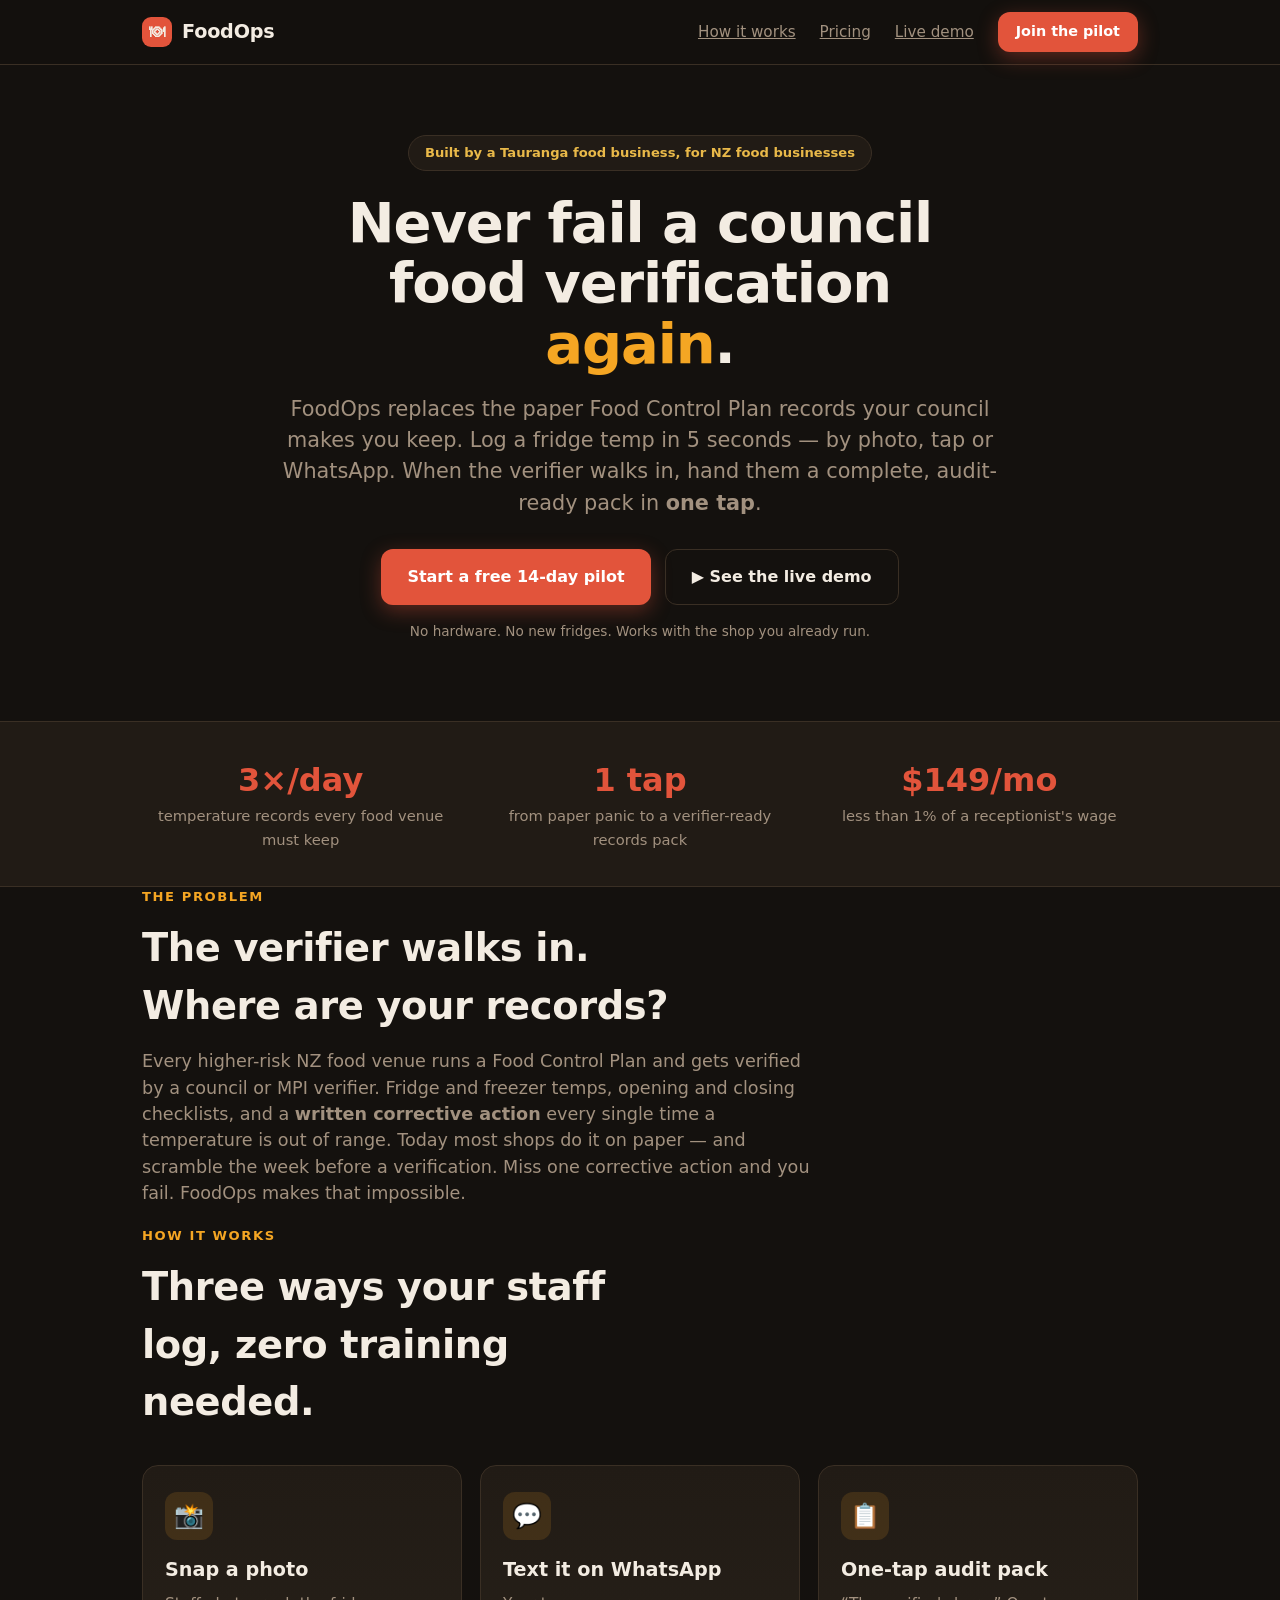
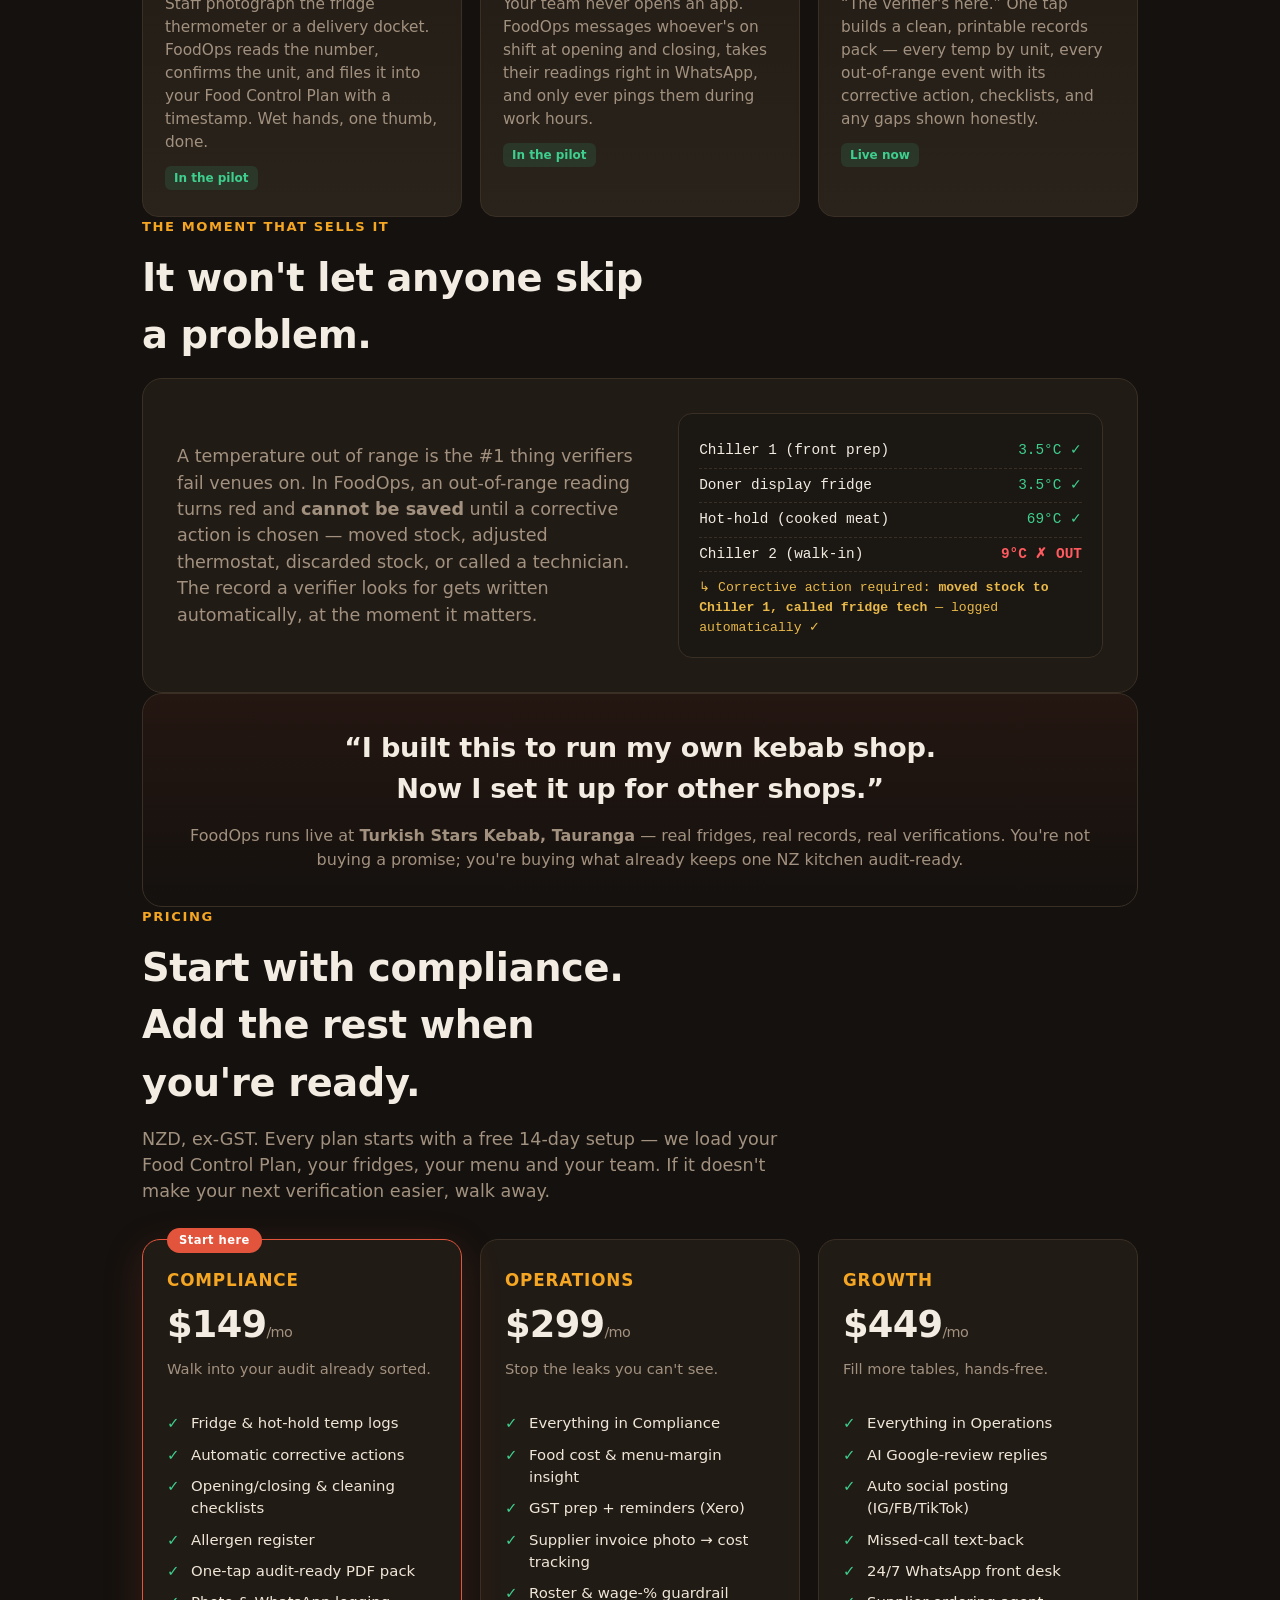
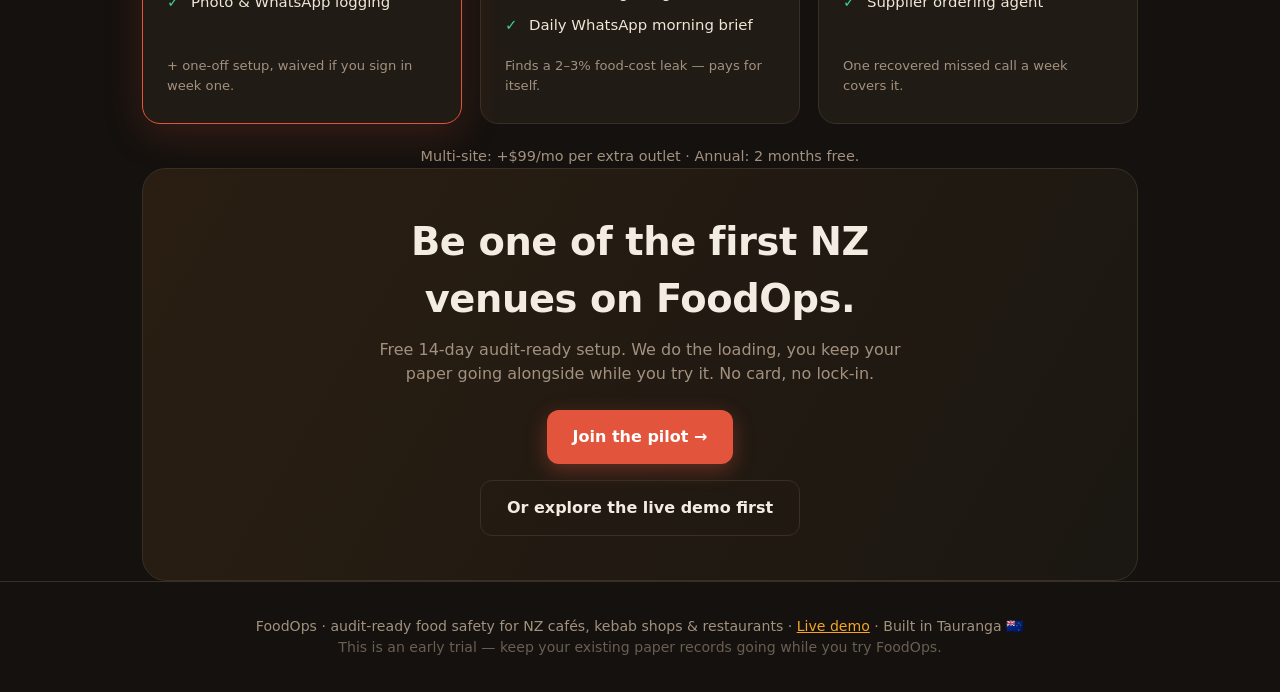
<file: index.html>
<!DOCTYPE html>
<html lang="en-NZ">
<head>
<meta charset="UTF-8">
<meta name="viewport" content="width=device-width, initial-scale=1, viewport-fit=cover">
<title>FoodOps — Never fail a council food verification again</title>
<meta name="description" content="FoodOps replaces your paper Food Control Plan records. Fridge temps, corrective actions and a one-tap audit pack — built by a Tauranga kebab shop owner, for NZ food venues.">
<meta name="theme-color" content="#14110e">
<meta property="og:title" content="FoodOps — audit-ready food safety, done for you">
<meta property="og:description" content="Log a temp in 5 seconds by photo or WhatsApp. One tap gives your council verifier a complete records pack. Built for NZ cafés, kebab shops & restaurants.">
<link rel="icon" href="data:image/svg+xml,%3Csvg xmlns='http://www.w3.org/2000/svg' viewBox='0 0 100 100'%3E%3Crect width='100' height='100' rx='22' fill='%23e2543b'/%3E%3Ctext x='50' y='70' font-size='56' text-anchor='middle' fill='white' font-family='Arial'%3E%F0%9F%8D%BD%3C/text%3E%3C/svg%3E">
<style>
:root{
  --bg:#14110e; --bg2:#1b1712; --panel:#211b15; --panel2:#2a231b; --line:#3a2f24;
  --text:#f3ece2; --muted:#a2917f; --amber:#f5a623; --paprika:#e2543b; --gold:#e9b949;
  --green:#3ecf8e; --red:#ff5a5f; --cream:#efe6d8;
}
*{box-sizing:border-box; margin:0; padding:0;}
html{scroll-behavior:smooth;}
body{
  background:radial-gradient(1100px 620px at 85% -10%,#2a1e12,var(--bg) 55%);
  color:var(--text); font-family:'Space Grotesk',system-ui,-apple-system,Segoe UI,Roboto,sans-serif;
  line-height:1.5; -webkit-font-smoothing:antialiased;
}
a{color:inherit;}
.wrap{max-width:1040px; margin:0 auto; padding:0 22px;}
.btn{display:inline-flex; align-items:center; gap:9px; border:none; border-radius:12px; cursor:pointer;
  font-family:inherit; font-weight:700; font-size:1rem; padding:15px 26px; text-decoration:none; transition:transform .1s, filter .15s;}
.btn:active{transform:translateY(1px);}
.btn-primary{background:var(--paprika); color:#fff; box-shadow:0 6px 20px rgba(226,84,59,.35);}
.btn-primary:hover{filter:brightness(1.08);}
.btn-ghost{background:transparent; color:var(--text); border:1.5px solid var(--line);}
.btn-ghost:hover{border-color:var(--amber); color:var(--amber);}

/* nav */
header{position:sticky; top:0; z-index:20; backdrop-filter:blur(10px); background:rgba(20,17,14,.72); border-bottom:1px solid var(--line);}
.nav{display:flex; align-items:center; justify-content:space-between; height:64px;}
.logo{display:flex; align-items:center; gap:10px; font-weight:800; font-size:1.2rem; letter-spacing:-.01em;}
.logo .mark{width:30px; height:30px; border-radius:9px; background:var(--paprika); display:grid; place-items:center; font-size:16px;}
.nav .links{display:flex; gap:24px; align-items:center; font-size:.95rem; color:var(--muted);}
.nav .links a:hover{color:var(--text);}
@media(max-width:720px){ .nav .links a:not(.navcta){display:none;} }

/* hero */
.hero{padding:70px 0 40px; text-align:center;}
.pill{display:inline-block; background:var(--panel); border:1px solid var(--line); color:var(--gold);
  border-radius:999px; padding:7px 16px; font-size:.82rem; font-weight:600; margin-bottom:22px;}
.hero h1{font-size:clamp(2.1rem,5.5vw,3.5rem); line-height:1.08; letter-spacing:-.02em; font-weight:800; max-width:16ch; margin:0 auto;}
.hero h1 .hl{color:var(--amber);}
.hero p.sub{color:var(--muted); font-size:clamp(1.05rem,2.4vw,1.3rem); max-width:56ch; margin:20px auto 30px;}
.hero .cta-row{display:flex; gap:14px; justify-content:center; flex-wrap:wrap;}
.hero .reassure{color:var(--muted); font-size:.85rem; margin-top:16px;}

/* problem strip */
.strip{background:var(--panel); border-top:1px solid var(--line); border-bottom:1px solid var(--line); padding:34px 0; margin-top:40px;}
.strip .wrap{display:grid; grid-template-columns:repeat(3,1fr); gap:22px; text-align:center;}
.strip .stat b{display:block; font-size:2rem; color:var(--paprika); font-weight:800;}
.strip .stat span{color:var(--muted); font-size:.92rem;}
@media(max-width:640px){ .strip .wrap{grid-template-columns:1fr; gap:16px;} }

/* sections */
section{padding:64px 0;}
.eyebrow{color:var(--amber); font-size:.82rem; font-weight:700; text-transform:uppercase; letter-spacing:.12em; margin-bottom:12px;}
h2{font-size:clamp(1.6rem,3.6vw,2.4rem); letter-spacing:-.01em; margin-bottom:14px; max-width:20ch;}
.lead{color:var(--muted); font-size:1.1rem; max-width:60ch;}

/* how cards */
.cards{display:grid; grid-template-columns:repeat(3,1fr); gap:18px; margin-top:34px;}
.card{background:linear-gradient(180deg,var(--panel),var(--panel2)); border:1px solid var(--line);
  border-radius:16px; padding:26px 22px;}
.card .ico{width:48px; height:48px; border-radius:12px; background:rgba(245,166,35,.14); display:grid; place-items:center; font-size:24px; margin-bottom:16px;}
.card h3{font-size:1.2rem; margin-bottom:8px;}
.card p{color:var(--muted); font-size:.96rem;}
.card .tag{display:inline-block; margin-top:12px; font-size:.75rem; font-weight:700; color:var(--green); background:rgba(62,207,142,.12); border-radius:6px; padding:3px 9px;}
.card .tag.soon{color:var(--gold); background:rgba(233,185,73,.12);}
@media(max-width:820px){ .cards{grid-template-columns:1fr;} }

/* hero moment */
.moment{background:var(--panel); border:1px solid var(--line); border-radius:20px; padding:34px; display:grid; grid-template-columns:1.1fr 1fr; gap:34px; align-items:center; margin-top:10px;}
.moment .demo-mock{background:var(--bg2); border:1px solid var(--line); border-radius:14px; padding:20px; font-family:ui-monospace,Menlo,monospace; font-size:.9rem;}
.moment .demo-mock .line{padding:6px 0; border-bottom:1px dashed var(--line); display:flex; justify-content:space-between;}
.moment .demo-mock .ok{color:var(--green);}
.moment .demo-mock .bad{color:var(--red); font-weight:700;}
.moment .demo-mock .fix{color:var(--gold); font-size:.82rem; padding-top:6px;}
@media(max-width:820px){ .moment{grid-template-columns:1fr; padding:24px;} }

/* proof */
.proof{background:linear-gradient(180deg,rgba(226,84,59,.08),transparent); border:1px solid var(--line); border-radius:20px; padding:34px; text-align:center;}
.proof .quote{font-size:clamp(1.2rem,2.8vw,1.7rem); font-weight:700; max-width:32ch; margin:0 auto 14px; letter-spacing:-.01em;}
.proof .by{color:var(--muted);}

/* pricing */
.tiers{display:grid; grid-template-columns:repeat(3,1fr); gap:18px; margin-top:34px;}
.tier{background:var(--panel); border:1px solid var(--line); border-radius:18px; padding:28px 24px; display:flex; flex-direction:column;}
.tier.featured{border-color:var(--paprika); box-shadow:0 10px 40px rgba(226,84,59,.18); position:relative;}
.tier.featured::before{content:'Start here'; position:absolute; top:-12px; left:24px; background:var(--paprika); color:#fff; font-size:.72rem; font-weight:800; padding:4px 12px; border-radius:999px; letter-spacing:.04em;}
.tier h3{font-size:1.05rem; color:var(--amber); text-transform:uppercase; letter-spacing:.05em; margin-bottom:4px;}
.tier .price{font-size:2.3rem; font-weight:800; letter-spacing:-.02em;}
.tier .price small{font-size:.9rem; color:var(--muted); font-weight:500;}
.tier .who{color:var(--muted); font-size:.92rem; margin:6px 0 16px; min-height:2.6em;}
.tier ul{list-style:none; display:flex; flex-direction:column; gap:9px; font-size:.93rem; margin-bottom:20px;}
.tier ul li{padding-left:24px; position:relative; color:var(--cream);}
.tier ul li::before{content:'✓'; position:absolute; left:0; color:var(--green); font-weight:800;}
.tier .foot{margin-top:auto; font-size:.82rem; color:var(--muted);}
@media(max-width:820px){ .tiers{grid-template-columns:1fr;} }
.addon{color:var(--muted); font-size:.9rem; text-align:center; margin-top:22px;}

/* pilot / cta */
.cta-band{background:linear-gradient(120deg,#2a1e12,#1b1712); border:1px solid var(--line); border-radius:24px; padding:44px; text-align:center;}
.cta-band h2{margin:0 auto 10px;}
.cta-band p{color:var(--muted); max-width:52ch; margin:0 auto 24px;}

/* form modal */
.modal-wrap{position:fixed; inset:0; background:rgba(0,0,0,.6); z-index:60; display:none; align-items:center; justify-content:center; padding:18px;}
.modal-wrap.show{display:flex;}
.modal{background:var(--bg2); border:1px solid var(--line); border-radius:20px; padding:28px; max-width:460px; width:100%; max-height:90vh; overflow:auto;}
.modal h3{font-size:1.4rem; margin-bottom:4px;}
.modal .msub{color:var(--muted); font-size:.95rem; margin-bottom:18px;}
.modal label{display:block; font-size:.85rem; font-weight:600; margin:12px 0 6px; color:var(--cream);}
.modal input, .modal select{width:100%; background:var(--panel); border:1.5px solid var(--line); border-radius:11px; color:var(--text); font-family:inherit; font-size:1rem; padding:13px;}
.modal .row{display:flex; gap:10px;}
.modal .row>div{flex:1;}
.modal .err{color:var(--red); font-size:.88rem; min-height:1.2em; margin-top:8px; font-weight:600;}
.modal .btn{width:100%; justify-content:center; margin-top:16px;}
.modal .close{background:none; border:none; color:var(--muted); font-size:.9rem; width:100%; padding:12px; cursor:pointer; margin-top:6px;}

footer{border-top:1px solid var(--line); padding:34px 0; color:var(--muted); font-size:.88rem; text-align:center;}
footer a{color:var(--amber);}
.toast{position:fixed; left:50%; bottom:26px; transform:translateX(-50%) translateY(20px); background:var(--green); color:#08281a; font-weight:700; padding:14px 22px; border-radius:12px; opacity:0; pointer-events:none; transition:.25s; z-index:100;}
.toast.show{opacity:1; transform:translateX(-50%) translateY(0);}
</style>
</head>
<body>

<header>
  <div class="wrap nav">
    <div class="logo"><span class="mark">🍽</span> FoodOps</div>
    <div class="links">
      <a href="#how">How it works</a>
      <a href="#pricing">Pricing</a>
      <a href="app/" target="_blank">Live demo</a>
      <a href="#pilot" class="navcta btn btn-primary" style="padding:9px 18px; font-size:.9rem" onclick="openForm(event)">Join the pilot</a>
    </div>
  </div>
</header>

<div class="hero wrap">
  <span class="pill">Built by a Tauranga food business, for NZ food businesses</span>
  <h1>Never fail a council food verification <span class="hl">again</span>.</h1>
  <p class="sub">FoodOps replaces the paper Food Control Plan records your council makes you keep. Log a fridge temp in 5 seconds — by photo, tap or WhatsApp. When the verifier walks in, hand them a complete, audit-ready pack in <b>one tap</b>.</p>
  <div class="cta-row">
    <a href="#pilot" class="btn btn-primary" onclick="openForm(event)">Start a free 14-day pilot</a>
    <a href="app/" target="_blank" class="btn btn-ghost">▶ See the live demo</a>
  </div>
  <div class="reassure">No hardware. No new fridges. Works with the shop you already run.</div>
</div>

<div class="strip">
  <div class="wrap">
    <div class="stat"><b>3×/day</b><span>temperature records every food venue must keep</span></div>
    <div class="stat"><b>1 tap</b><span>from paper panic to a verifier-ready records pack</span></div>
    <div class="stat"><b>$149/mo</b><span>less than 1% of a receptionist's wage</span></div>
  </div>
</div>

<section id="problem" class="wrap">
  <div class="eyebrow">The problem</div>
  <h2>The verifier walks in. Where are your records?</h2>
  <p class="lead">Every higher-risk NZ food venue runs a Food Control Plan and gets verified by a council or MPI verifier. Fridge and freezer temps, opening and closing checklists, and a <b>written corrective action</b> every single time a temperature is out of range. Today most shops do it on paper — and scramble the week before a verification. Miss one corrective action and you fail. FoodOps makes that impossible.</p>
</section>

<section id="how" class="wrap" style="padding-top:20px;">
  <div class="eyebrow">How it works</div>
  <h2>Three ways your staff log, zero training needed.</h2>
  <div class="cards">
    <div class="card">
      <div class="ico">📸</div>
      <h3>Snap a photo</h3>
      <p>Staff photograph the fridge thermometer or a delivery docket. FoodOps reads the number, confirms the unit, and files it into your Food Control Plan with a timestamp. Wet hands, one thumb, done.</p>
      <span class="tag">In the pilot</span>
    </div>
    <div class="card">
      <div class="ico">💬</div>
      <h3>Text it on WhatsApp</h3>
      <p>Your team never opens an app. FoodOps messages whoever's on shift at opening and closing, takes their readings right in WhatsApp, and only ever pings them during work hours.</p>
      <span class="tag">In the pilot</span>
    </div>
    <div class="card">
      <div class="ico">📋</div>
      <h3>One-tap audit pack</h3>
      <p>“The verifier's here.” One tap builds a clean, printable records pack — every temp by unit, every out-of-range event with its corrective action, checklists, and any gaps shown honestly.</p>
      <span class="tag">Live now</span>
    </div>
  </div>
</section>

<section class="wrap">
  <div class="eyebrow">The moment that sells it</div>
  <h2>It won't let anyone skip a problem.</h2>
  <div class="moment">
    <div>
      <p class="lead">A temperature out of range is the #1 thing verifiers fail venues on. In FoodOps, an out-of-range reading turns red and <b>cannot be saved</b> until a corrective action is chosen — moved stock, adjusted thermostat, discarded stock, or called a technician. The record a verifier looks for gets written automatically, at the moment it matters.</p>
    </div>
    <div class="demo-mock">
      <div class="line"><span>Chiller 1 (front prep)</span><span class="ok">3.5°C ✓</span></div>
      <div class="line"><span>Doner display fridge</span><span class="ok">3.5°C ✓</span></div>
      <div class="line"><span>Hot-hold (cooked meat)</span><span class="ok">69°C ✓</span></div>
      <div class="line"><span>Chiller 2 (walk-in)</span><span class="bad">9°C ✗ OUT</span></div>
      <div class="fix">↳ Corrective action required: <b>moved stock to Chiller 1, called fridge tech</b> — logged automatically ✓</div>
    </div>
  </div>
</section>

<section class="wrap">
  <div class="proof">
    <div class="quote">“I built this to run my own kebab shop. Now I set it up for other shops.”</div>
    <div class="by">FoodOps runs live at <b>Turkish Stars Kebab, Tauranga</b> — real fridges, real records, real verifications. You're not buying a promise; you're buying what already keeps one NZ kitchen audit-ready.</div>
  </div>
</section>

<section id="pricing" class="wrap">
  <div class="eyebrow">Pricing</div>
  <h2>Start with compliance. Add the rest when you're ready.</h2>
  <p class="lead">NZD, ex-GST. Every plan starts with a free 14-day setup — we load your Food Control Plan, your fridges, your menu and your team. If it doesn't make your next verification easier, walk away.</p>
  <div class="tiers">
    <div class="tier featured">
      <h3>Compliance</h3>
      <div class="price">$149<small>/mo</small></div>
      <div class="who">Walk into your audit already sorted.</div>
      <ul>
        <li>Fridge & hot-hold temp logs</li>
        <li>Automatic corrective actions</li>
        <li>Opening/closing & cleaning checklists</li>
        <li>Allergen register</li>
        <li>One-tap audit-ready PDF pack</li>
        <li>Photo & WhatsApp logging</li>
      </ul>
      <div class="foot">+ one-off setup, waived if you sign in week one.</div>
    </div>
    <div class="tier">
      <h3>Operations</h3>
      <div class="price">$299<small>/mo</small></div>
      <div class="who">Stop the leaks you can't see.</div>
      <ul>
        <li>Everything in Compliance</li>
        <li>Food cost & menu-margin insight</li>
        <li>GST prep + reminders (Xero)</li>
        <li>Supplier invoice photo → cost tracking</li>
        <li>Roster & wage-% guardrail</li>
        <li>Daily WhatsApp morning brief</li>
      </ul>
      <div class="foot">Finds a 2–3% food-cost leak — pays for itself.</div>
    </div>
    <div class="tier">
      <h3>Growth</h3>
      <div class="price">$449<small>/mo</small></div>
      <div class="who">Fill more tables, hands-free.</div>
      <ul>
        <li>Everything in Operations</li>
        <li>AI Google-review replies</li>
        <li>Auto social posting (IG/FB/TikTok)</li>
        <li>Missed-call text-back</li>
        <li>24/7 WhatsApp front desk</li>
        <li>Supplier ordering agent</li>
      </ul>
      <div class="foot">One recovered missed call a week covers it.</div>
    </div>
  </div>
  <p class="addon">Multi-site: +$99/mo per extra outlet · Annual: 2 months free.</p>
</section>

<section class="wrap" id="pilot">
  <div class="cta-band">
    <h2>Be one of the first NZ venues on FoodOps.</h2>
    <p>Free 14-day audit-ready setup. We do the loading, you keep your paper going alongside while you try it. No card, no lock-in.</p>
    <a href="#" class="btn btn-primary" onclick="openForm(event)">Join the pilot →</a>
    <div style="margin-top:16px;"><a href="app/" target="_blank" class="btn btn-ghost">Or explore the live demo first</a></div>
  </div>
</section>

<footer>
  <div class="wrap">
    FoodOps · audit-ready food safety for NZ cafés, kebab shops & restaurants ·
    <a href="app/" target="_blank">Live demo</a> ·
    Built in Tauranga 🇳🇿<br>
    <span style="opacity:.6">This is an early trial — keep your existing paper records going while you try FoodOps.</span>
  </div>
</footer>

<div class="modal-wrap" id="modal">
  <div class="modal">
    <h3>Start your free pilot</h3>
    <div class="msub">Tell us about your venue — we'll be in touch to set it up.</div>
    <label>Your name</label>
    <input id="f-name" autocomplete="name">
    <label>Email</label>
    <input id="f-email" type="email" inputmode="email" autocomplete="email">
    <div class="row">
      <div><label>Venue name</label><input id="f-venue"></div>
      <div><label>Fridges / units</label><input id="f-units" type="number" inputmode="numeric" min="1" max="60"></div>
    </div>
    <label>Council / city</label>
    <input id="f-city" placeholder="e.g. Tauranga City Council">
    <label>Would $149/month be worth never failing a verification?</label>
    <select id="f-pay">
      <option value="">Choose…</option>
      <option value="yes">Yes</option>
      <option value="maybe">Maybe</option>
      <option value="no">No</option>
    </select>
    <div class="err" id="f-err"></div>
    <button class="btn btn-primary" id="f-submit" onclick="submitLead()">Request my free setup</button>
    <button class="close" onclick="closeForm()">Not now</button>
  </div>
</div>

<div class="toast" id="toast"></div>

<script>
const LEAD_BLOB = "https://jsonblob.com/api/jsonBlob/019fab69-3acf-71f3-8afa-fcb8219737e7";
const modal = document.getElementById("modal");
function openForm(e){ if(e) e.preventDefault(); modal.classList.add("show"); }
function closeForm(){ modal.classList.remove("show"); }
modal.addEventListener("click", e=>{ if(e.target===modal) closeForm(); });
function toast(msg){ const t=document.getElementById("toast"); t.textContent=msg; t.classList.add("show"); setTimeout(()=>t.classList.remove("show"),3200); }

function fetchT(url,opts,ms){ const c=new AbortController(); const id=setTimeout(()=>c.abort(),ms); return fetch(url,Object.assign({},opts,{signal:c.signal})).finally(()=>clearTimeout(id)); }

async function submitLead(){
  const lead = {
    name: val("f-name"), email: val("f-email"), venue: val("f-venue"),
    units: val("f-units"), city: val("f-city"), pay: val("f-pay"), ts: Date.now()
  };
  const err = document.getElementById("f-err");
  if(!lead.name||!lead.email||!lead.venue){ err.textContent="Name, email and venue are required."; return; }
  if(!/^[^@\s]+@[^@\s]+\.[^@\s]+$/.test(lead.email)){ err.textContent="That email doesn't look right."; return; }
  if(!lead.pay){ err.textContent="Please answer the last question."; return; }
  const btn=document.getElementById("f-submit"); btn.disabled=true; btn.textContent="Sending…";
  try{
    const r = await fetchT(LEAD_BLOB,{},6000);
    const data = r.ok ? await r.json() : {leads:[]};
    if(!Array.isArray(data.leads)) data.leads=[];
    data.leads.push(lead);
    await fetchT(LEAD_BLOB,{method:"PUT",headers:{"Content-Type":"application/json"},body:JSON.stringify(data)},6000);
  }catch(e){ /* still confirm — we'll retry from local if needed */ }
  closeForm();
  toast("✓ Got it — we'll be in touch to set up your free pilot.");
}
function val(id){ return document.getElementById(id).value.trim(); }
</script>
</body>
</html>
</file>
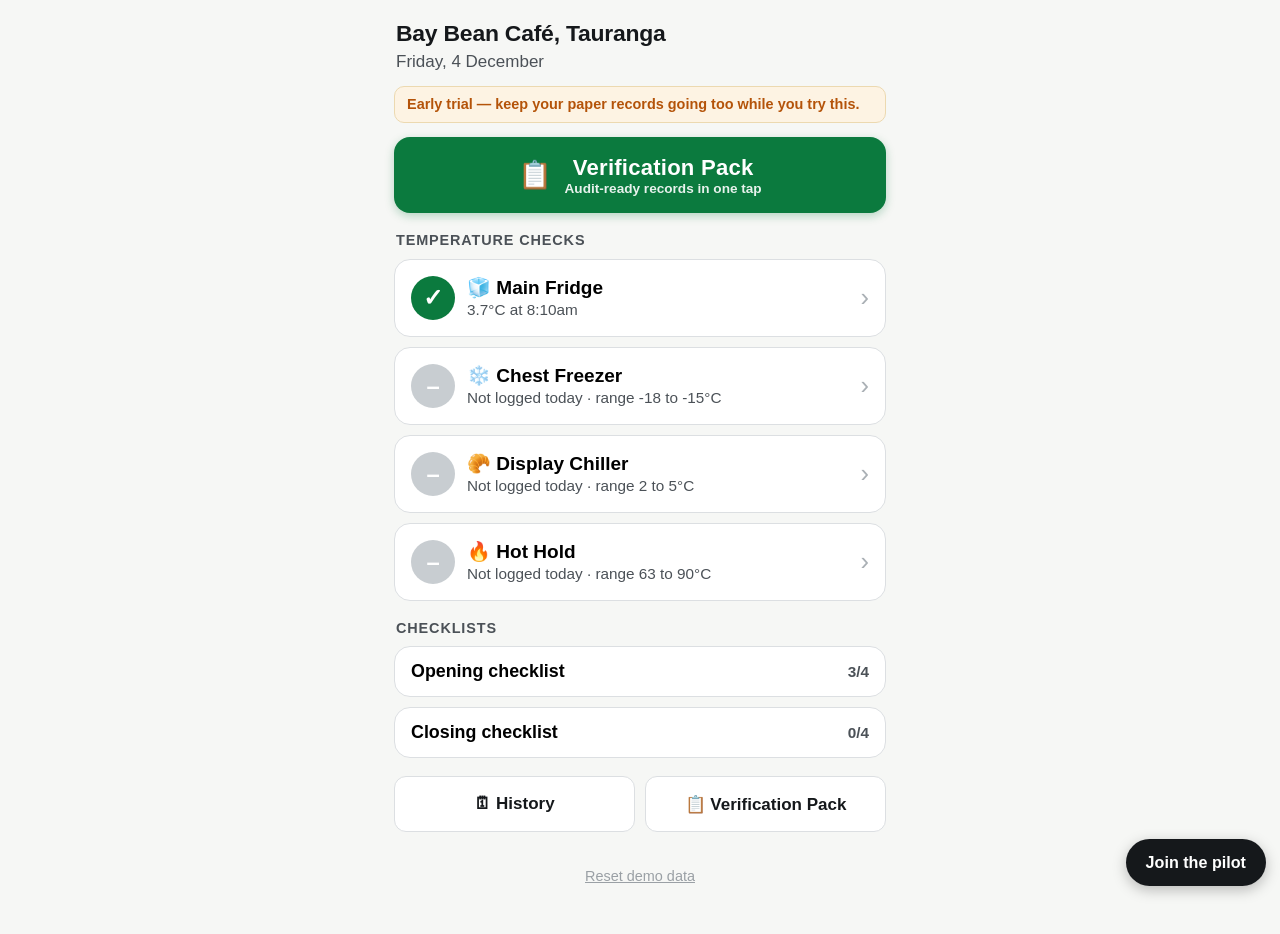
<file: app/index.html>
<!DOCTYPE html>
<html lang="en-NZ">
<head>
<meta charset="UTF-8">
<meta name="viewport" content="width=device-width, initial-scale=1, viewport-fit=cover">
<meta name="theme-color" content="#0b7a3e">
<title>FoodOps — Bay Bean Café</title>
<meta name="description" content="5-second food safety records for NZ cafés. Audit-ready in one tap.">
<link rel="icon" href="data:image/svg+xml,%3Csvg xmlns='http://www.w3.org/2000/svg' viewBox='0 0 100 100'%3E%3Crect width='100' height='100' rx='20' fill='%230b7a3e'/%3E%3Ctext x='50' y='68' font-size='52' text-anchor='middle' fill='white' font-family='Arial'%3E✓%3C/text%3E%3C/svg%3E">
<link rel="manifest" href="manifest.json">
<link rel="stylesheet" href="styles.css">
</head>
<body>
<div id="app" aria-live="polite"></div>
<div id="toast" class="toast" role="status"></div>
<script src="app.js"></script>
</body>
</html>
</file>
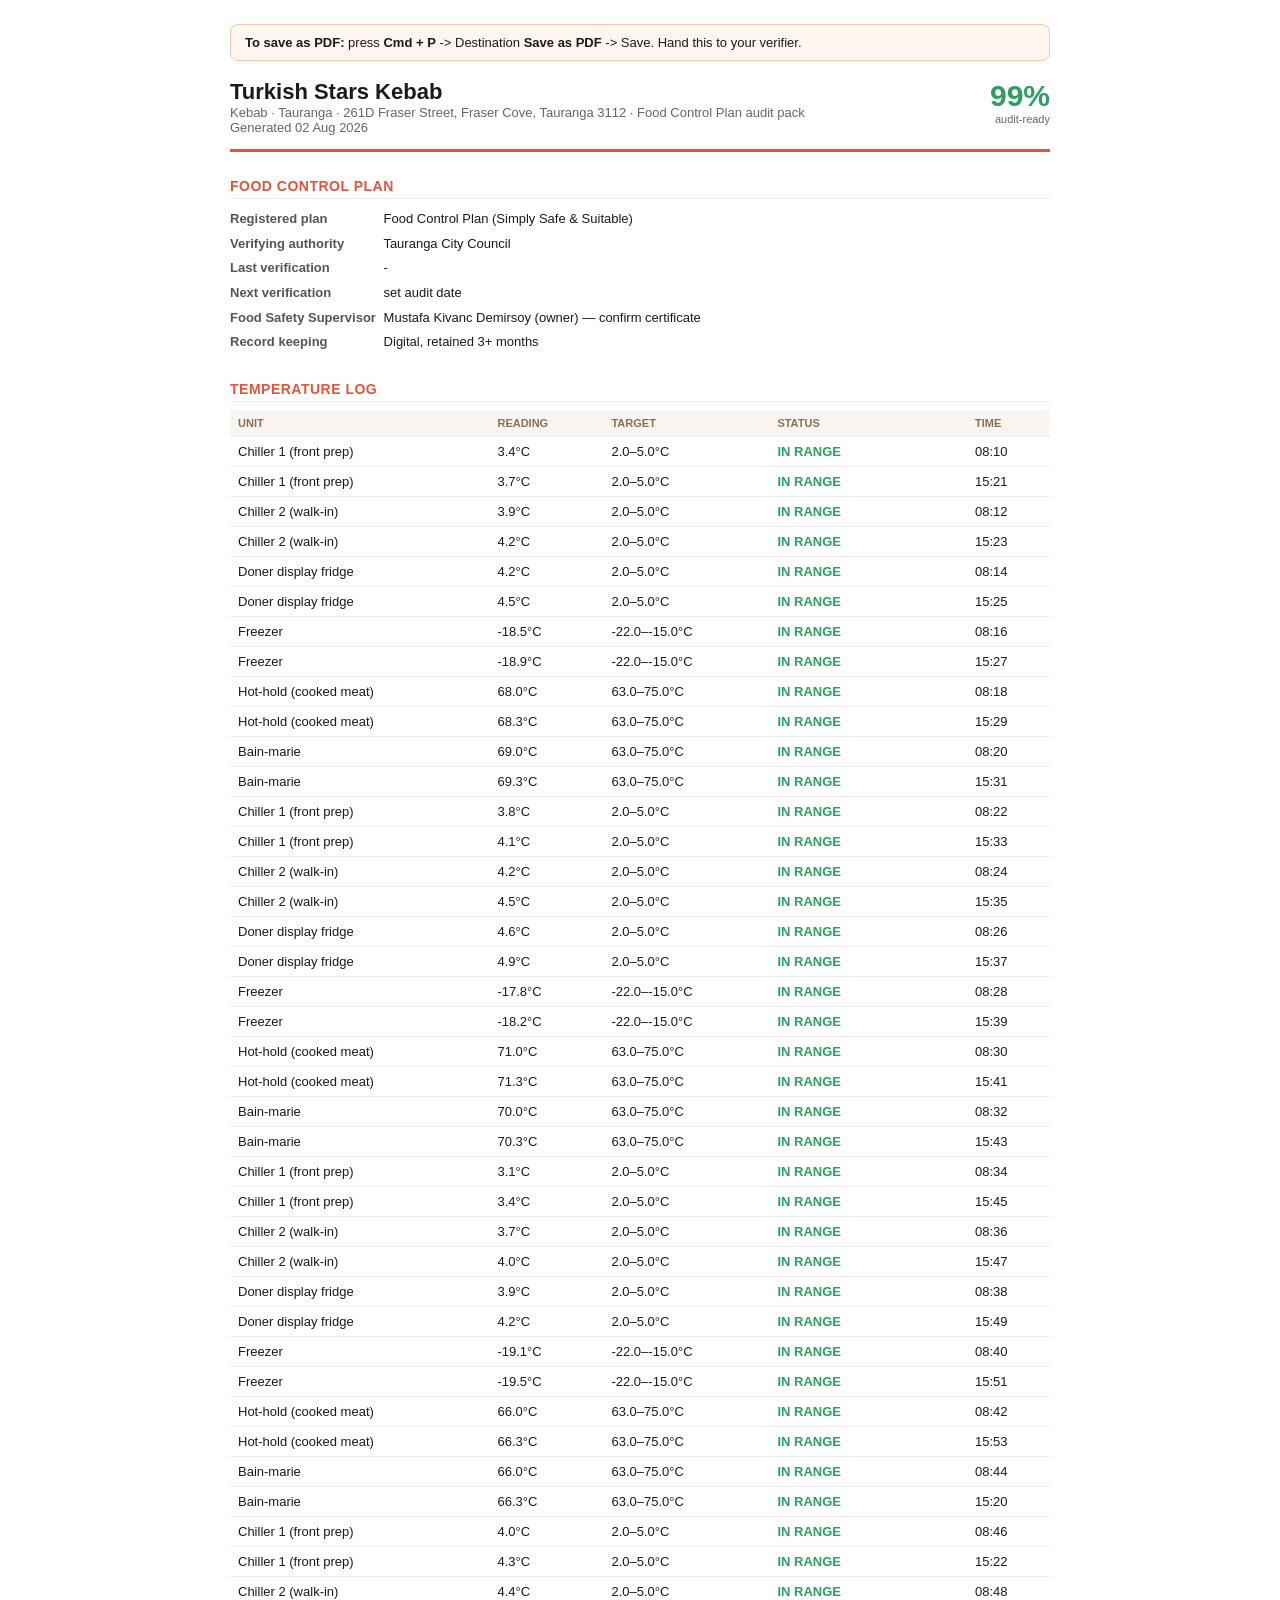
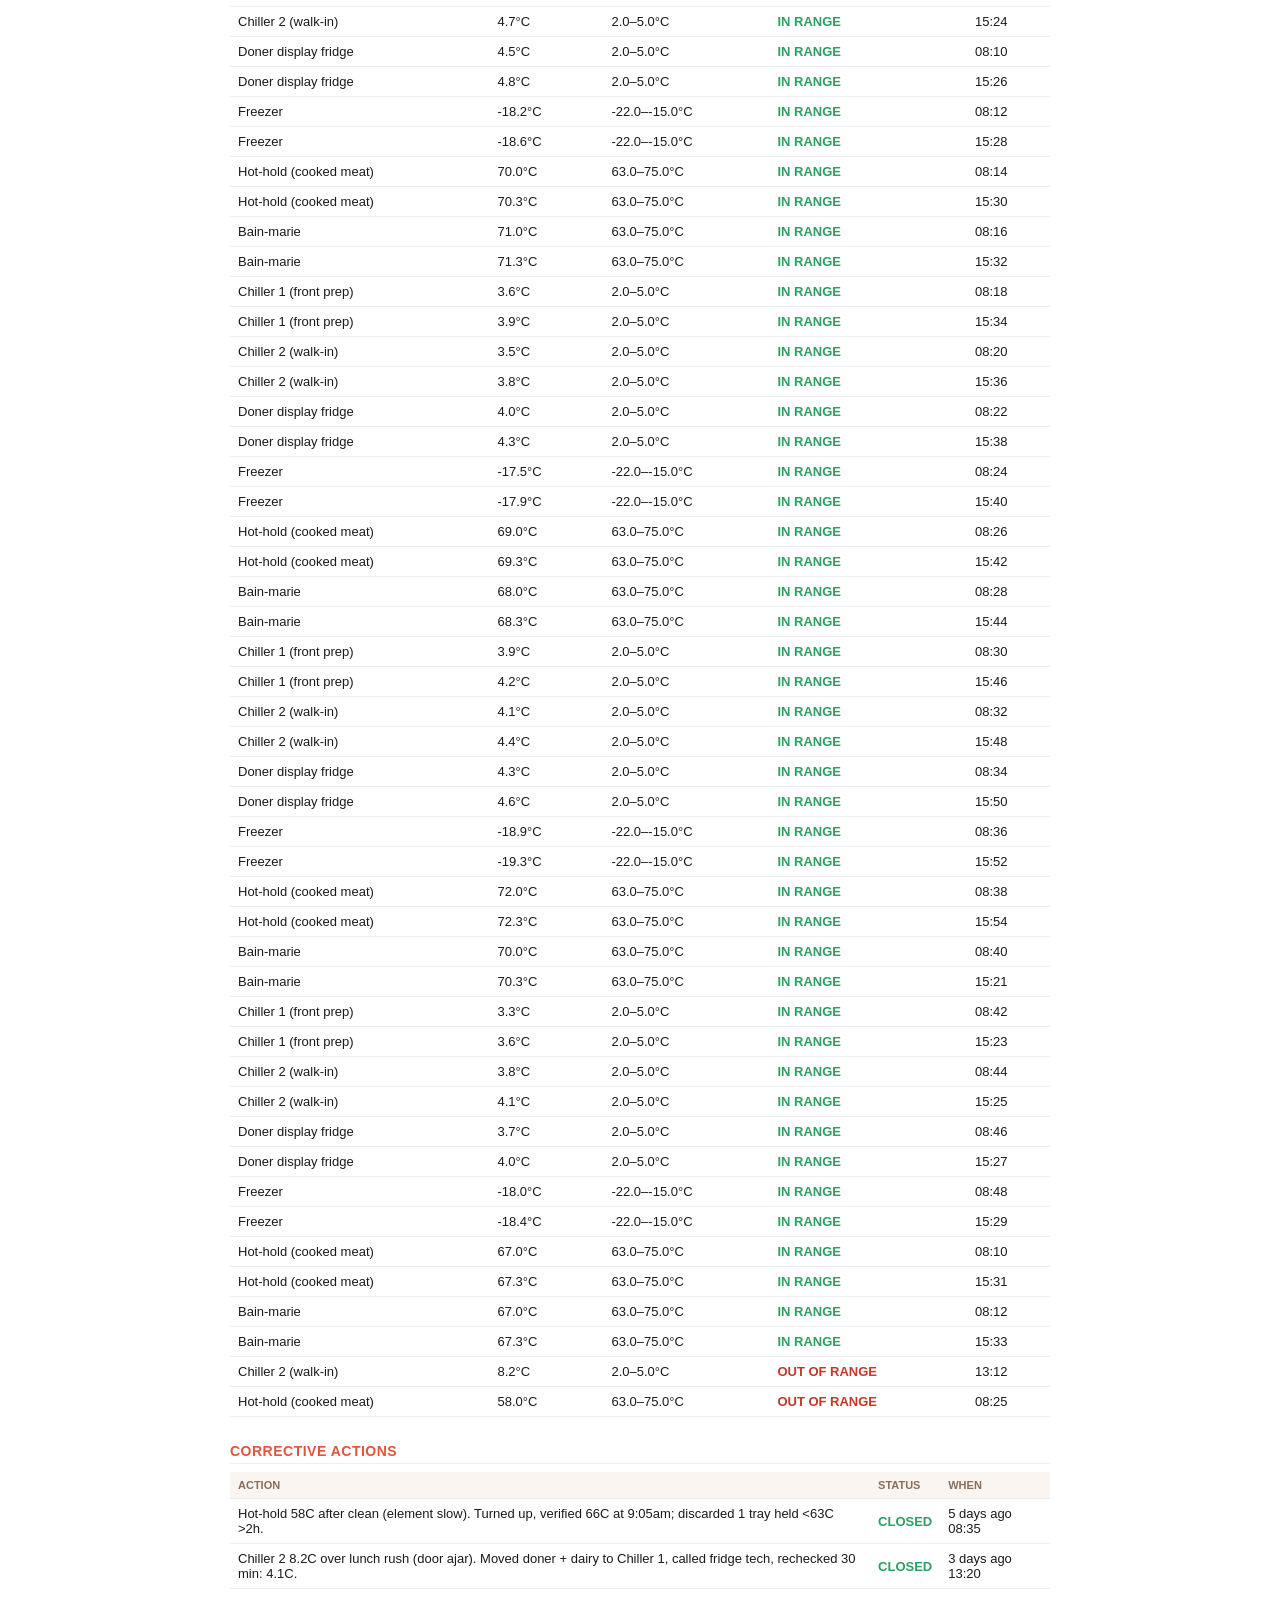
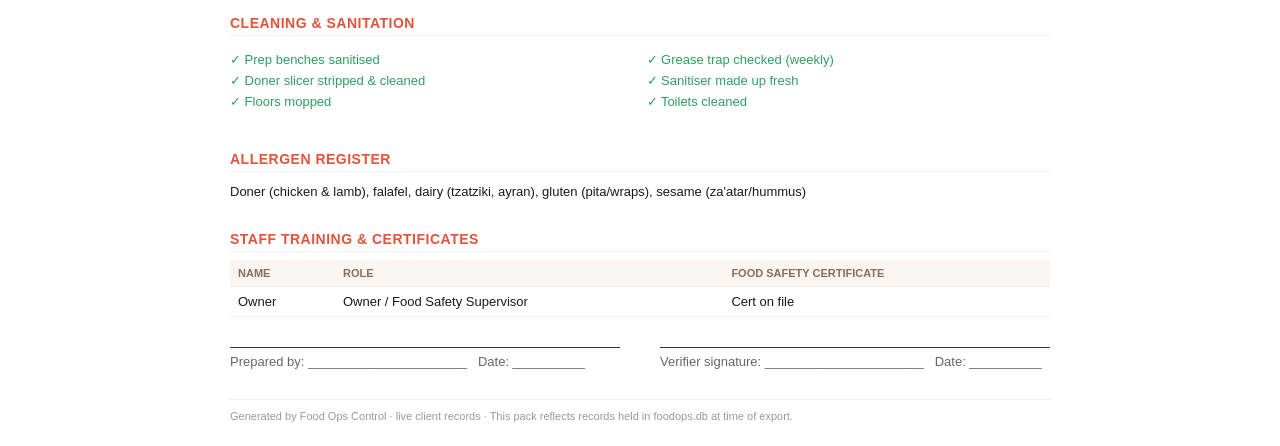
<file: tsk-pack.html>
<!DOCTYPE html><html><head><meta charset="utf-8">
<title>Audit Pack - Turkish Stars Kebab - 02 Aug 2026</title>
<style>
  @page { margin: 18mm; }
  body { font-family: -apple-system, Segoe UI, Roboto, Helvetica, Arial, sans-serif; color:#1a1a1a; max-width:820px; margin:24px auto; padding:0 18px; }
  .top { display:flex; justify-content:space-between; align-items:flex-start; border-bottom:3px solid #e2543b; padding-bottom:14px; }
  .top h1 { margin:0; font-size:22px; } .top .sub { color:#666; font-size:13px; }
  .badge { text-align:right; } .badge .r { font-size:30px; font-weight:800; color:#2e9e63; }
  .badge .l { font-size:11px; color:#666; }
  h2 { font-size:14px; text-transform:uppercase; letter-spacing:.5px; color:#e2543b; margin:26px 0 8px; border-bottom:1px solid #eee; padding-bottom:4px; }
  table { width:100%; border-collapse:collapse; font-size:13px; margin-top:4px; }
  th,td { text-align:left; padding:7px 8px; border-bottom:1px solid #eee; }
  th { background:#faf5f0; font-size:11px; text-transform:uppercase; color:#8a6d5a; }
  .ok { color:#2e9e63; font-weight:600; } .bad { color:#c0392b; font-weight:700; }
  .grid { display:flex; gap:26px; } .grid > div { flex:1; }
  .kv { font-size:13px; line-height:1.9; } .kv b { color:#555; display:inline-block; min-width:150px; }
  ul.clean { list-style:none; padding:0; font-size:13px; columns:2; } ul.clean li { padding:3px 0; }
  ul.clean li.done { color:#2e9e63; } ul.clean li.todo { color:#b0392b; }
  .sign { margin-top:30px; display:flex; gap:40px; font-size:13px; } .sign div { flex:1; border-top:1px solid #333; padding-top:6px; color:#666; }
  .foot { margin-top:30px; font-size:11px; color:#999; border-top:1px solid #eee; padding-top:10px; }
  @media print { body { margin:0; } .noprint { display:none; } }
  .noprint { background:#fff6ef; border:1px solid #f0c9b0; border-radius:8px; padding:10px 14px; font-size:13px; margin-bottom:18px; }
</style></head><body>
<div class="noprint"><b>To save as PDF:</b> press <b>Cmd + P</b> -> Destination <b>Save as PDF</b> -> Save. Hand this to your verifier.</div>
<div class="top">
  <div><h1>Turkish Stars Kebab</h1>
    <div class="sub">Kebab · Tauranga &middot; 261D Fraser Street, Fraser Cove, Tauranga 3112 &middot; Food Control Plan audit pack</div>
    <div class="sub">Generated 02 Aug 2026</div></div>
  <div class="badge"><div class="r">99%</div><div class="l">audit-ready</div></div>
</div>

<h2>Food Control Plan</h2>
<div class="kv">
  <b>Registered plan</b> Food Control Plan (Simply Safe &amp; Suitable)<br>
  <b>Verifying authority</b> Tauranga City Council<br>
  <b>Last verification</b> -<br>
  <b>Next verification</b> set audit date<br>
  <b>Food Safety Supervisor</b> Mustafa Kivanc Demirsoy (owner) — confirm certificate<br>
  <b>Record keeping</b> Digital, retained 3+ months
</div>

<h2>Temperature log</h2>
<table><thead><tr><th>Unit</th><th>Reading</th><th>Target</th><th>Status</th><th>Time</th></tr></thead>
<tbody><tr><td>Chiller 1 (front prep)</td><td>3.4&deg;C</td><td>2.0&ndash;5.0&deg;C</td><td class='ok'>IN RANGE</td><td>08:10</td></tr><tr><td>Chiller 1 (front prep)</td><td>3.7&deg;C</td><td>2.0&ndash;5.0&deg;C</td><td class='ok'>IN RANGE</td><td>15:21</td></tr><tr><td>Chiller 2 (walk-in)</td><td>3.9&deg;C</td><td>2.0&ndash;5.0&deg;C</td><td class='ok'>IN RANGE</td><td>08:12</td></tr><tr><td>Chiller 2 (walk-in)</td><td>4.2&deg;C</td><td>2.0&ndash;5.0&deg;C</td><td class='ok'>IN RANGE</td><td>15:23</td></tr><tr><td>Doner display fridge</td><td>4.2&deg;C</td><td>2.0&ndash;5.0&deg;C</td><td class='ok'>IN RANGE</td><td>08:14</td></tr><tr><td>Doner display fridge</td><td>4.5&deg;C</td><td>2.0&ndash;5.0&deg;C</td><td class='ok'>IN RANGE</td><td>15:25</td></tr><tr><td>Freezer</td><td>-18.5&deg;C</td><td>-22.0&ndash;-15.0&deg;C</td><td class='ok'>IN RANGE</td><td>08:16</td></tr><tr><td>Freezer</td><td>-18.9&deg;C</td><td>-22.0&ndash;-15.0&deg;C</td><td class='ok'>IN RANGE</td><td>15:27</td></tr><tr><td>Hot-hold (cooked meat)</td><td>68.0&deg;C</td><td>63.0&ndash;75.0&deg;C</td><td class='ok'>IN RANGE</td><td>08:18</td></tr><tr><td>Hot-hold (cooked meat)</td><td>68.3&deg;C</td><td>63.0&ndash;75.0&deg;C</td><td class='ok'>IN RANGE</td><td>15:29</td></tr><tr><td>Bain-marie</td><td>69.0&deg;C</td><td>63.0&ndash;75.0&deg;C</td><td class='ok'>IN RANGE</td><td>08:20</td></tr><tr><td>Bain-marie</td><td>69.3&deg;C</td><td>63.0&ndash;75.0&deg;C</td><td class='ok'>IN RANGE</td><td>15:31</td></tr><tr><td>Chiller 1 (front prep)</td><td>3.8&deg;C</td><td>2.0&ndash;5.0&deg;C</td><td class='ok'>IN RANGE</td><td>08:22</td></tr><tr><td>Chiller 1 (front prep)</td><td>4.1&deg;C</td><td>2.0&ndash;5.0&deg;C</td><td class='ok'>IN RANGE</td><td>15:33</td></tr><tr><td>Chiller 2 (walk-in)</td><td>4.2&deg;C</td><td>2.0&ndash;5.0&deg;C</td><td class='ok'>IN RANGE</td><td>08:24</td></tr><tr><td>Chiller 2 (walk-in)</td><td>4.5&deg;C</td><td>2.0&ndash;5.0&deg;C</td><td class='ok'>IN RANGE</td><td>15:35</td></tr><tr><td>Doner display fridge</td><td>4.6&deg;C</td><td>2.0&ndash;5.0&deg;C</td><td class='ok'>IN RANGE</td><td>08:26</td></tr><tr><td>Doner display fridge</td><td>4.9&deg;C</td><td>2.0&ndash;5.0&deg;C</td><td class='ok'>IN RANGE</td><td>15:37</td></tr><tr><td>Freezer</td><td>-17.8&deg;C</td><td>-22.0&ndash;-15.0&deg;C</td><td class='ok'>IN RANGE</td><td>08:28</td></tr><tr><td>Freezer</td><td>-18.2&deg;C</td><td>-22.0&ndash;-15.0&deg;C</td><td class='ok'>IN RANGE</td><td>15:39</td></tr><tr><td>Hot-hold (cooked meat)</td><td>71.0&deg;C</td><td>63.0&ndash;75.0&deg;C</td><td class='ok'>IN RANGE</td><td>08:30</td></tr><tr><td>Hot-hold (cooked meat)</td><td>71.3&deg;C</td><td>63.0&ndash;75.0&deg;C</td><td class='ok'>IN RANGE</td><td>15:41</td></tr><tr><td>Bain-marie</td><td>70.0&deg;C</td><td>63.0&ndash;75.0&deg;C</td><td class='ok'>IN RANGE</td><td>08:32</td></tr><tr><td>Bain-marie</td><td>70.3&deg;C</td><td>63.0&ndash;75.0&deg;C</td><td class='ok'>IN RANGE</td><td>15:43</td></tr><tr><td>Chiller 1 (front prep)</td><td>3.1&deg;C</td><td>2.0&ndash;5.0&deg;C</td><td class='ok'>IN RANGE</td><td>08:34</td></tr><tr><td>Chiller 1 (front prep)</td><td>3.4&deg;C</td><td>2.0&ndash;5.0&deg;C</td><td class='ok'>IN RANGE</td><td>15:45</td></tr><tr><td>Chiller 2 (walk-in)</td><td>3.7&deg;C</td><td>2.0&ndash;5.0&deg;C</td><td class='ok'>IN RANGE</td><td>08:36</td></tr><tr><td>Chiller 2 (walk-in)</td><td>4.0&deg;C</td><td>2.0&ndash;5.0&deg;C</td><td class='ok'>IN RANGE</td><td>15:47</td></tr><tr><td>Doner display fridge</td><td>3.9&deg;C</td><td>2.0&ndash;5.0&deg;C</td><td class='ok'>IN RANGE</td><td>08:38</td></tr><tr><td>Doner display fridge</td><td>4.2&deg;C</td><td>2.0&ndash;5.0&deg;C</td><td class='ok'>IN RANGE</td><td>15:49</td></tr><tr><td>Freezer</td><td>-19.1&deg;C</td><td>-22.0&ndash;-15.0&deg;C</td><td class='ok'>IN RANGE</td><td>08:40</td></tr><tr><td>Freezer</td><td>-19.5&deg;C</td><td>-22.0&ndash;-15.0&deg;C</td><td class='ok'>IN RANGE</td><td>15:51</td></tr><tr><td>Hot-hold (cooked meat)</td><td>66.0&deg;C</td><td>63.0&ndash;75.0&deg;C</td><td class='ok'>IN RANGE</td><td>08:42</td></tr><tr><td>Hot-hold (cooked meat)</td><td>66.3&deg;C</td><td>63.0&ndash;75.0&deg;C</td><td class='ok'>IN RANGE</td><td>15:53</td></tr><tr><td>Bain-marie</td><td>66.0&deg;C</td><td>63.0&ndash;75.0&deg;C</td><td class='ok'>IN RANGE</td><td>08:44</td></tr><tr><td>Bain-marie</td><td>66.3&deg;C</td><td>63.0&ndash;75.0&deg;C</td><td class='ok'>IN RANGE</td><td>15:20</td></tr><tr><td>Chiller 1 (front prep)</td><td>4.0&deg;C</td><td>2.0&ndash;5.0&deg;C</td><td class='ok'>IN RANGE</td><td>08:46</td></tr><tr><td>Chiller 1 (front prep)</td><td>4.3&deg;C</td><td>2.0&ndash;5.0&deg;C</td><td class='ok'>IN RANGE</td><td>15:22</td></tr><tr><td>Chiller 2 (walk-in)</td><td>4.4&deg;C</td><td>2.0&ndash;5.0&deg;C</td><td class='ok'>IN RANGE</td><td>08:48</td></tr><tr><td>Chiller 2 (walk-in)</td><td>4.7&deg;C</td><td>2.0&ndash;5.0&deg;C</td><td class='ok'>IN RANGE</td><td>15:24</td></tr><tr><td>Doner display fridge</td><td>4.5&deg;C</td><td>2.0&ndash;5.0&deg;C</td><td class='ok'>IN RANGE</td><td>08:10</td></tr><tr><td>Doner display fridge</td><td>4.8&deg;C</td><td>2.0&ndash;5.0&deg;C</td><td class='ok'>IN RANGE</td><td>15:26</td></tr><tr><td>Freezer</td><td>-18.2&deg;C</td><td>-22.0&ndash;-15.0&deg;C</td><td class='ok'>IN RANGE</td><td>08:12</td></tr><tr><td>Freezer</td><td>-18.6&deg;C</td><td>-22.0&ndash;-15.0&deg;C</td><td class='ok'>IN RANGE</td><td>15:28</td></tr><tr><td>Hot-hold (cooked meat)</td><td>70.0&deg;C</td><td>63.0&ndash;75.0&deg;C</td><td class='ok'>IN RANGE</td><td>08:14</td></tr><tr><td>Hot-hold (cooked meat)</td><td>70.3&deg;C</td><td>63.0&ndash;75.0&deg;C</td><td class='ok'>IN RANGE</td><td>15:30</td></tr><tr><td>Bain-marie</td><td>71.0&deg;C</td><td>63.0&ndash;75.0&deg;C</td><td class='ok'>IN RANGE</td><td>08:16</td></tr><tr><td>Bain-marie</td><td>71.3&deg;C</td><td>63.0&ndash;75.0&deg;C</td><td class='ok'>IN RANGE</td><td>15:32</td></tr><tr><td>Chiller 1 (front prep)</td><td>3.6&deg;C</td><td>2.0&ndash;5.0&deg;C</td><td class='ok'>IN RANGE</td><td>08:18</td></tr><tr><td>Chiller 1 (front prep)</td><td>3.9&deg;C</td><td>2.0&ndash;5.0&deg;C</td><td class='ok'>IN RANGE</td><td>15:34</td></tr><tr><td>Chiller 2 (walk-in)</td><td>3.5&deg;C</td><td>2.0&ndash;5.0&deg;C</td><td class='ok'>IN RANGE</td><td>08:20</td></tr><tr><td>Chiller 2 (walk-in)</td><td>3.8&deg;C</td><td>2.0&ndash;5.0&deg;C</td><td class='ok'>IN RANGE</td><td>15:36</td></tr><tr><td>Doner display fridge</td><td>4.0&deg;C</td><td>2.0&ndash;5.0&deg;C</td><td class='ok'>IN RANGE</td><td>08:22</td></tr><tr><td>Doner display fridge</td><td>4.3&deg;C</td><td>2.0&ndash;5.0&deg;C</td><td class='ok'>IN RANGE</td><td>15:38</td></tr><tr><td>Freezer</td><td>-17.5&deg;C</td><td>-22.0&ndash;-15.0&deg;C</td><td class='ok'>IN RANGE</td><td>08:24</td></tr><tr><td>Freezer</td><td>-17.9&deg;C</td><td>-22.0&ndash;-15.0&deg;C</td><td class='ok'>IN RANGE</td><td>15:40</td></tr><tr><td>Hot-hold (cooked meat)</td><td>69.0&deg;C</td><td>63.0&ndash;75.0&deg;C</td><td class='ok'>IN RANGE</td><td>08:26</td></tr><tr><td>Hot-hold (cooked meat)</td><td>69.3&deg;C</td><td>63.0&ndash;75.0&deg;C</td><td class='ok'>IN RANGE</td><td>15:42</td></tr><tr><td>Bain-marie</td><td>68.0&deg;C</td><td>63.0&ndash;75.0&deg;C</td><td class='ok'>IN RANGE</td><td>08:28</td></tr><tr><td>Bain-marie</td><td>68.3&deg;C</td><td>63.0&ndash;75.0&deg;C</td><td class='ok'>IN RANGE</td><td>15:44</td></tr><tr><td>Chiller 1 (front prep)</td><td>3.9&deg;C</td><td>2.0&ndash;5.0&deg;C</td><td class='ok'>IN RANGE</td><td>08:30</td></tr><tr><td>Chiller 1 (front prep)</td><td>4.2&deg;C</td><td>2.0&ndash;5.0&deg;C</td><td class='ok'>IN RANGE</td><td>15:46</td></tr><tr><td>Chiller 2 (walk-in)</td><td>4.1&deg;C</td><td>2.0&ndash;5.0&deg;C</td><td class='ok'>IN RANGE</td><td>08:32</td></tr><tr><td>Chiller 2 (walk-in)</td><td>4.4&deg;C</td><td>2.0&ndash;5.0&deg;C</td><td class='ok'>IN RANGE</td><td>15:48</td></tr><tr><td>Doner display fridge</td><td>4.3&deg;C</td><td>2.0&ndash;5.0&deg;C</td><td class='ok'>IN RANGE</td><td>08:34</td></tr><tr><td>Doner display fridge</td><td>4.6&deg;C</td><td>2.0&ndash;5.0&deg;C</td><td class='ok'>IN RANGE</td><td>15:50</td></tr><tr><td>Freezer</td><td>-18.9&deg;C</td><td>-22.0&ndash;-15.0&deg;C</td><td class='ok'>IN RANGE</td><td>08:36</td></tr><tr><td>Freezer</td><td>-19.3&deg;C</td><td>-22.0&ndash;-15.0&deg;C</td><td class='ok'>IN RANGE</td><td>15:52</td></tr><tr><td>Hot-hold (cooked meat)</td><td>72.0&deg;C</td><td>63.0&ndash;75.0&deg;C</td><td class='ok'>IN RANGE</td><td>08:38</td></tr><tr><td>Hot-hold (cooked meat)</td><td>72.3&deg;C</td><td>63.0&ndash;75.0&deg;C</td><td class='ok'>IN RANGE</td><td>15:54</td></tr><tr><td>Bain-marie</td><td>70.0&deg;C</td><td>63.0&ndash;75.0&deg;C</td><td class='ok'>IN RANGE</td><td>08:40</td></tr><tr><td>Bain-marie</td><td>70.3&deg;C</td><td>63.0&ndash;75.0&deg;C</td><td class='ok'>IN RANGE</td><td>15:21</td></tr><tr><td>Chiller 1 (front prep)</td><td>3.3&deg;C</td><td>2.0&ndash;5.0&deg;C</td><td class='ok'>IN RANGE</td><td>08:42</td></tr><tr><td>Chiller 1 (front prep)</td><td>3.6&deg;C</td><td>2.0&ndash;5.0&deg;C</td><td class='ok'>IN RANGE</td><td>15:23</td></tr><tr><td>Chiller 2 (walk-in)</td><td>3.8&deg;C</td><td>2.0&ndash;5.0&deg;C</td><td class='ok'>IN RANGE</td><td>08:44</td></tr><tr><td>Chiller 2 (walk-in)</td><td>4.1&deg;C</td><td>2.0&ndash;5.0&deg;C</td><td class='ok'>IN RANGE</td><td>15:25</td></tr><tr><td>Doner display fridge</td><td>3.7&deg;C</td><td>2.0&ndash;5.0&deg;C</td><td class='ok'>IN RANGE</td><td>08:46</td></tr><tr><td>Doner display fridge</td><td>4.0&deg;C</td><td>2.0&ndash;5.0&deg;C</td><td class='ok'>IN RANGE</td><td>15:27</td></tr><tr><td>Freezer</td><td>-18.0&deg;C</td><td>-22.0&ndash;-15.0&deg;C</td><td class='ok'>IN RANGE</td><td>08:48</td></tr><tr><td>Freezer</td><td>-18.4&deg;C</td><td>-22.0&ndash;-15.0&deg;C</td><td class='ok'>IN RANGE</td><td>15:29</td></tr><tr><td>Hot-hold (cooked meat)</td><td>67.0&deg;C</td><td>63.0&ndash;75.0&deg;C</td><td class='ok'>IN RANGE</td><td>08:10</td></tr><tr><td>Hot-hold (cooked meat)</td><td>67.3&deg;C</td><td>63.0&ndash;75.0&deg;C</td><td class='ok'>IN RANGE</td><td>15:31</td></tr><tr><td>Bain-marie</td><td>67.0&deg;C</td><td>63.0&ndash;75.0&deg;C</td><td class='ok'>IN RANGE</td><td>08:12</td></tr><tr><td>Bain-marie</td><td>67.3&deg;C</td><td>63.0&ndash;75.0&deg;C</td><td class='ok'>IN RANGE</td><td>15:33</td></tr><tr><td>Chiller 2 (walk-in)</td><td>8.2&deg;C</td><td>2.0&ndash;5.0&deg;C</td><td class='bad'>OUT OF RANGE</td><td>13:12</td></tr><tr><td>Hot-hold (cooked meat)</td><td>58.0&deg;C</td><td>63.0&ndash;75.0&deg;C</td><td class='bad'>OUT OF RANGE</td><td>08:25</td></tr></tbody></table>

<h2>Corrective actions</h2>
<table><thead><tr><th>Action</th><th>Status</th><th>When</th></tr></thead>
<tbody><tr><td>Hot-hold 58C after clean (element slow). Turned up, verified 66C at 9:05am; discarded 1 tray held &lt;63C &gt;2h.</td><td class='ok'>CLOSED</td><td>5 days ago 08:35</td></tr><tr><td>Chiller 2 8.2C over lunch rush (door ajar). Moved doner + dairy to Chiller 1, called fridge tech, rechecked 30 min: 4.1C.</td><td class='ok'>CLOSED</td><td>3 days ago 13:20</td></tr></tbody></table>

<h2>Cleaning &amp; sanitation</h2>
<ul class="clean"><li class='done'>&#10003; Prep benches sanitised</li><li class='done'>&#10003; Doner slicer stripped &amp; cleaned</li><li class='done'>&#10003; Floors mopped</li><li class='done'>&#10003; Grease trap checked (weekly)</li><li class='done'>&#10003; Sanitiser made up fresh</li><li class='done'>&#10003; Toilets cleaned</li></ul>

<div class="grid">
  <div><h2>Allergen register</h2><div class="kv">Doner (chicken &amp; lamb), falafel, dairy (tzatziki, ayran), gluten (pita/wraps), sesame (za&#x27;atar/hummus)</div></div>
</div>

<h2>Staff training &amp; certificates</h2>
<table><thead><tr><th>Name</th><th>Role</th><th>Food safety certificate</th></tr></thead>
<tbody><tr><td>Owner</td><td>Owner / Food Safety Supervisor</td><td>Cert on file</td></tr></tbody></table>

<div class="sign">
  <div>Prepared by: ______________________ &nbsp; Date: __________</div>
  <div>Verifier signature: ______________________ &nbsp; Date: __________</div>
</div>

<div class="foot">Generated by Food Ops Control &middot; live client records &middot; This pack reflects records held in foodops.db at time of export.</div>
</body></html>
</file>
<file: app/styles.css>
/* FoodOps — calm, high-contrast, one-thumb */
:root{
  --green:#0b7a3e; --green-dark:#08602f; --green-bg:#e7f4ec;
  --red:#c0262c; --red-dark:#9c1e23; --red-bg:#fbeaea;
  --ink:#15181b; --ink-soft:#4b5157; --line:#dcdfe2;
  --bg:#f6f7f5; --card:#ffffff; --amber:#b45309; --amber-bg:#fdf3e3;
  --radius:16px;
}
*{box-sizing:border-box; -webkit-tap-highlight-color:transparent;}
html{font-size:17px;}
body{
  margin:0; background:var(--bg); color:var(--ink);
  font-family:-apple-system,BlinkMacSystemFont,"Segoe UI",Roboto,Helvetica,Arial,sans-serif;
  line-height:1.35;
}
button{font-family:inherit; cursor:pointer;}
.screen{max-width:520px; margin:0 auto; padding:12px 14px 40px; min-height:100vh;}

/* ---------- header ---------- */
.venue-head{padding:6px 2px 2px;}
.venue-head h1{margin:0; font-size:1.35rem; font-weight:800; letter-spacing:-.01em;}
.venue-head .date{color:var(--ink-soft); font-size:1rem; margin-top:2px;}
.trial-banner{
  background:var(--amber-bg); color:var(--amber); border:1px solid #ecd9b0;
  border-radius:10px; padding:8px 12px; font-size:.85rem; margin:10px 0 4px; font-weight:600;
}

/* ---------- big hero button ---------- */
.pack-btn{
  display:flex; align-items:center; justify-content:center; gap:12px;
  width:100%; min-height:76px; margin:14px 0 6px;
  background:var(--green); color:#fff; border:none; border-radius:var(--radius);
  font-size:1.3rem; font-weight:800; letter-spacing:.01em;
  box-shadow:0 3px 10px rgba(11,122,62,.28);
}
.pack-btn:active{background:var(--green-dark);}
.pack-btn .sub{display:block; font-size:.8rem; font-weight:600; opacity:.9; letter-spacing:0;}

/* ---------- unit cards ---------- */
.section-label{margin:18px 2px 8px; font-size:.85rem; font-weight:800; text-transform:uppercase; letter-spacing:.06em; color:var(--ink-soft);}
.unit-card{
  display:flex; align-items:center; gap:12px; width:100%;
  background:var(--card); border:1px solid var(--line); border-radius:var(--radius);
  padding:16px; margin-bottom:10px; min-height:76px; text-align:left;
}
.unit-card:active{background:#f0f2f0;}
.unit-card .status-dot{
  width:44px; height:44px; border-radius:50%; flex:0 0 44px;
  display:flex; align-items:center; justify-content:center; font-size:1.4rem; font-weight:900; color:#fff;
}
.status-dot.done{background:var(--green);}
.status-dot.todo{background:#c8cdd1; color:#fff;}
.status-dot.alert{background:var(--red);}
.unit-card .u-name{font-size:1.12rem; font-weight:700;}
.unit-card .u-meta{color:var(--ink-soft); font-size:.9rem; margin-top:2px;}
.unit-card .chev{margin-left:auto; color:#aab0b5; font-size:1.5rem;}

/* ---------- checklists ---------- */
.check-card{background:var(--card); border:1px solid var(--line); border-radius:var(--radius); padding:14px 16px; margin-bottom:10px;}
.check-card .ch-head{display:flex; justify-content:space-between; align-items:center; font-weight:800; font-size:1.05rem;}
.check-card .ch-prog{font-size:.9rem; color:var(--ink-soft); font-weight:700;}
.check-card .ch-prog.all{color:var(--green);}
.check-items{margin-top:10px; display:none;}
.check-card.open .check-items{display:block;}
.check-item{
  display:flex; align-items:center; gap:12px; width:100%; background:none; border:none;
  padding:12px 2px; font-size:1.02rem; border-top:1px solid var(--line); text-align:left; color:var(--ink);
}
.check-item .box{
  width:32px; height:32px; border-radius:8px; border:2px solid #b8bec3; flex:0 0 32px;
  display:flex; align-items:center; justify-content:center; color:#fff; font-weight:900; font-size:1.1rem;
}
.check-item.done .box{background:var(--green); border-color:var(--green);}
.check-item.done{color:var(--ink-soft); text-decoration:line-through;}

/* ---------- nav ---------- */
.bottom-links{display:flex; gap:10px; margin-top:18px;}
.flat-btn{
  flex:1; background:var(--card); border:1px solid var(--line); border-radius:12px;
  padding:14px 8px; font-size:1rem; font-weight:700; color:var(--ink); min-height:56px;
}
.flat-btn:active{background:#eef0ee;}
.pilot-btn{
  position:fixed; right:14px; bottom:14px; z-index:30;
  background:var(--ink); color:#fff; border:none; border-radius:999px;
  padding:14px 20px; font-size:.95rem; font-weight:800; box-shadow:0 4px 14px rgba(0,0,0,.25);
}
.footer-tools{margin-top:26px; text-align:center;}
.footer-tools button{background:none; border:none; color:#9aa0a5; font-size:.85rem; text-decoration:underline; padding:10px;}

/* ---------- log entry ---------- */
.log-head{display:flex; align-items:center; gap:10px; padding:4px 0 8px;}
.back-btn{background:none; border:none; font-size:1.05rem; font-weight:800; color:var(--green); padding:12px 12px 12px 0;}
.log-title{font-size:1.25rem; font-weight:800; margin:0;}
.log-range{color:var(--ink-soft); font-size:.95rem;}
.temp-display{
  background:var(--card); border:2px solid var(--line); border-radius:var(--radius);
  text-align:center; padding:18px 10px 10px; margin:10px 0;
  transition:border-color .15s, background .15s;
}
.temp-display .val{font-size:3.4rem; font-weight:900; letter-spacing:-.02em; min-height:1.2em;}
.temp-display .val .unit-c{font-size:1.6rem; font-weight:700; color:var(--ink-soft);}
.temp-display .verdict{font-size:1.02rem; font-weight:800; min-height:1.4em; padding-bottom:6px;}
.temp-display.ok{border-color:var(--green); background:var(--green-bg);}
.temp-display.ok .verdict{color:var(--green);}
.temp-display.bad{border-color:var(--red); background:var(--red-bg);}
.temp-display.bad .val{color:var(--red);}
.temp-display.bad .verdict{color:var(--red);}
.pad{display:grid; grid-template-columns:repeat(3,1fr); gap:8px; margin:10px 0;}
.pad button{
  min-height:64px; font-size:1.6rem; font-weight:800; border-radius:14px;
  border:1px solid var(--line); background:var(--card); color:var(--ink);
}
.pad button:active{background:#e8ebe8;}
.pad .fn{font-size:1.15rem; color:var(--ink-soft);}
.voice-row{display:flex; gap:8px; margin:4px 0 10px;}
.voice-btn{
  flex:1; display:flex; align-items:center; justify-content:center; gap:10px;
  min-height:60px; border-radius:14px; border:2px solid var(--green); background:var(--card);
  color:var(--green); font-size:1.1rem; font-weight:800;
}
.voice-btn.listening{background:var(--green); color:#fff; animation:pulse 1.1s infinite;}
@keyframes pulse{50%{opacity:.75;}}
.save-btn{
  width:100%; min-height:70px; border:none; border-radius:var(--radius);
  background:var(--green); color:#fff; font-size:1.35rem; font-weight:900; margin-top:4px;
}
.save-btn:disabled{background:#c3c9cd; color:#fff;}
.save-btn.danger{background:var(--red);}

/* corrective action block */
.ca-block{
  background:var(--red-bg); border:2px solid var(--red); border-radius:var(--radius);
  padding:14px; margin:10px 0;
}
.ca-block h3{margin:0 0 4px; color:var(--red-dark); font-size:1.05rem;}
.ca-block p{margin:0 0 10px; color:var(--red-dark); font-size:.92rem;}
.ca-opt{
  display:flex; align-items:center; gap:10px; width:100%; text-align:left;
  background:#fff; border:2px solid #e4b6b8; border-radius:12px;
  padding:14px; margin-bottom:8px; font-size:1.05rem; font-weight:700; color:var(--ink); min-height:58px;
}
.ca-opt.sel{border-color:var(--red); background:var(--red); color:#fff;}
.ca-note{width:100%; border:1px solid #e4b6b8; border-radius:10px; padding:12px; font-size:1rem; font-family:inherit; background:#fff;}

/* ---------- history ---------- */
.seg{display:flex; background:#e7e9e7; border-radius:12px; padding:4px; margin:10px 0;}
.seg button{flex:1; border:none; background:none; padding:10px; font-size:1rem; font-weight:700; border-radius:9px; color:var(--ink-soft);}
.seg button.on{background:#fff; color:var(--ink); box-shadow:0 1px 3px rgba(0,0,0,.12);}
.day-group{margin-bottom:16px;}
.day-group h3{font-size:.95rem; color:var(--ink-soft); margin:0 0 6px; font-weight:800;}
.h-row{
  background:var(--card); border:1px solid var(--line); border-radius:12px;
  padding:12px 14px; margin-bottom:6px; display:flex; align-items:baseline; gap:10px; flex-wrap:wrap;
}
.h-row .h-temp{font-weight:900; font-size:1.15rem;}
.h-row .h-name{font-weight:700;}
.h-row .h-time{margin-left:auto; color:var(--ink-soft); font-size:.9rem;}
.h-row.bad{border-color:var(--red); background:var(--red-bg);}
.h-row.bad .h-temp{color:var(--red);}
.h-row .h-ca{flex-basis:100%; font-size:.92rem; color:var(--red-dark); font-weight:600;}
.h-row.checkrow{background:#f2f4f2;}
.empty-note{color:var(--ink-soft); text-align:center; padding:30px 10px; font-size:1rem;}

/* ---------- verification pack ---------- */
.range-row{display:flex; gap:8px; margin:10px 0; flex-wrap:wrap;}
.range-row .chip{
  border:1px solid var(--line); background:var(--card); border-radius:999px;
  padding:10px 16px; font-size:.95rem; font-weight:700; color:var(--ink);
}
.range-row .chip.on{background:var(--ink); color:#fff; border-color:var(--ink);}
.custom-dates{display:flex; gap:8px; margin:6px 0;}
.custom-dates input{flex:1; padding:10px; border:1px solid var(--line); border-radius:10px; font-size:.95rem; font-family:inherit;}
.print-btn{
  width:100%; min-height:64px; border:none; border-radius:var(--radius);
  background:var(--ink); color:#fff; font-size:1.15rem; font-weight:800; margin:8px 0 14px;
}

/* pack document */
.pack-doc{background:#fff; border:1px solid var(--line); border-radius:12px; padding:20px 18px; font-size:.92rem;}
.pack-doc h2{margin:0; font-size:1.3rem;}
.pack-doc .pd-sub{color:var(--ink-soft); margin:2px 0 4px;}
.pack-doc .pd-meta{font-size:.82rem; color:var(--ink-soft); border-bottom:2px solid var(--ink); padding-bottom:10px; margin-bottom:12px;}
.pack-doc h3{font-size:1.02rem; margin:18px 0 6px; border-bottom:1px solid var(--line); padding-bottom:4px;}
.pack-doc h4{font-size:.95rem; margin:12px 0 4px;}
.pack-summary{display:flex; gap:8px; flex-wrap:wrap; margin:10px 0;}
.pack-summary .stat{background:var(--bg); border:1px solid var(--line); border-radius:10px; padding:8px 12px; text-align:center; flex:1; min-width:90px;}
.pack-summary .stat b{display:block; font-size:1.3rem;}
.pack-summary .stat.red b{color:var(--red);}
.pack-summary .stat.green b{color:var(--green);}
.pack-table{width:100%; border-collapse:collapse; font-size:.85rem;}
.pack-table th{
  text-align:left; border-bottom:1.5px solid var(--ink); padding:5px 6px;
  font-size:.78rem; text-transform:uppercase; letter-spacing:.04em;
}
.pack-table td{border-bottom:1px solid var(--line); padding:6px; vertical-align:top;}
.pack-table tr.oor td{background:var(--red-bg); color:var(--red-dark); font-weight:700;}
.pack-table .num{font-variant-numeric:tabular-nums; white-space:nowrap;}
.badge{display:inline-block; padding:1px 8px; border-radius:999px; font-size:.75rem; font-weight:800;}
.badge.ok{background:var(--green-bg); color:var(--green);}
.badge.bad{background:var(--red); color:#fff;}
.gap-line{background:var(--amber-bg); color:var(--amber); font-weight:700; padding:6px 8px; border-radius:8px; margin:4px 0; font-size:.85rem;}
.ca-callout{
  border:1.5px solid var(--red); border-radius:10px; padding:10px 12px; margin:8px 0; background:var(--red-bg);
}
.ca-callout .cc-head{font-weight:900; color:var(--red-dark);}
.ca-callout .cc-act{margin-top:3px;}
.ca-callout .cc-act b{color:var(--red-dark);}
.sig-row{display:flex; gap:24px; margin-top:26px;}
.sig-row .sig{flex:1; border-top:1px solid var(--ink); padding-top:4px; font-size:.8rem; color:var(--ink-soft);}
.pack-foot{margin-top:18px; font-size:.75rem; color:var(--ink-soft);}

/* ---------- pilot form ---------- */
.modal-wrap{position:fixed; inset:0; background:rgba(0,0,0,.5); z-index:50; display:flex; align-items:flex-end; justify-content:center;}
.modal{
  background:#fff; border-radius:20px 20px 0 0; padding:20px 18px 30px; width:100%; max-width:520px;
  max-height:88vh; overflow:auto;
}
.modal h2{margin:0 0 2px; font-size:1.3rem;}
.modal .m-sub{color:var(--ink-soft); margin:0 0 14px; font-size:.95rem;}
.f-label{display:block; font-weight:700; font-size:.95rem; margin:12px 0 4px;}
.f-input{width:100%; padding:14px; border:1.5px solid var(--line); border-radius:12px; font-size:1.05rem; font-family:inherit;}
.pay-row{display:flex; gap:8px; margin-top:4px;}
.pay-row button{flex:1; padding:14px 6px; border:1.5px solid var(--line); background:#fff; border-radius:12px; font-size:1rem; font-weight:800; color:var(--ink); min-height:56px;}
.pay-row button.sel{background:var(--green); border-color:var(--green); color:#fff;}
.modal .save-btn{margin-top:16px;}
.modal .close-x{position:absolute;}
.m-close{background:none; border:none; color:var(--ink-soft); font-size:1rem; font-weight:700; width:100%; padding:12px; margin-top:4px;}
.form-err{color:var(--red); font-weight:700; font-size:.9rem; margin-top:8px; min-height:1.2em;}

/* signups admin */
.signup-card{background:var(--card); border:1px solid var(--line); border-radius:12px; padding:12px 14px; margin-bottom:8px; font-size:.95rem;}
.signup-card b{font-size:1.05rem;}
.signup-card .s-meta{color:var(--ink-soft); font-size:.88rem; margin-top:2px;}
.signup-card .pay-tag{float:right; font-weight:900;}
.pay-yes{color:var(--green);} .pay-maybe{color:var(--amber);} .pay-no{color:var(--red);}

/* toast */
.toast{
  position:fixed; left:50%; bottom:90px; transform:translateX(-50%) translateY(20px);
  background:var(--ink); color:#fff; padding:13px 20px; border-radius:12px;
  font-size:1rem; font-weight:700; opacity:0; pointer-events:none; transition:all .25s;
  z-index:100; max-width:92vw; text-align:center;
}
.toast.show{opacity:1; transform:translateX(-50%) translateY(0);}
.toast.ok{background:var(--green);}
.toast.err{background:var(--red);}

/* ---------- print ---------- */
@media print{
  body{background:#fff;}
  body.printing-pack .screen > *:not(.pack-doc){display:none !important;}
  body.printing-pack .pilot-btn, body.printing-pack .toast{display:none !important;}
  .screen{max-width:100%; padding:0;}
  .pack-doc{border:none; border-radius:0; padding:0; font-size:11pt;}
  .pack-table{font-size:9.5pt;}
  .pack-table tr.oor td{background:#fbeaea !important; -webkit-print-color-adjust:exact; print-color-adjust:exact;}
  .ca-callout{background:#fbeaea !important; -webkit-print-color-adjust:exact; print-color-adjust:exact;}
  .badge.bad{background:#c0262c !important; color:#fff !important; -webkit-print-color-adjust:exact; print-color-adjust:exact;}
  .gap-line{background:#fdf3e3 !important; -webkit-print-color-adjust:exact; print-color-adjust:exact;}
  h3{break-after:avoid;}
  tr{break-inside:avoid;}
}
</file>
